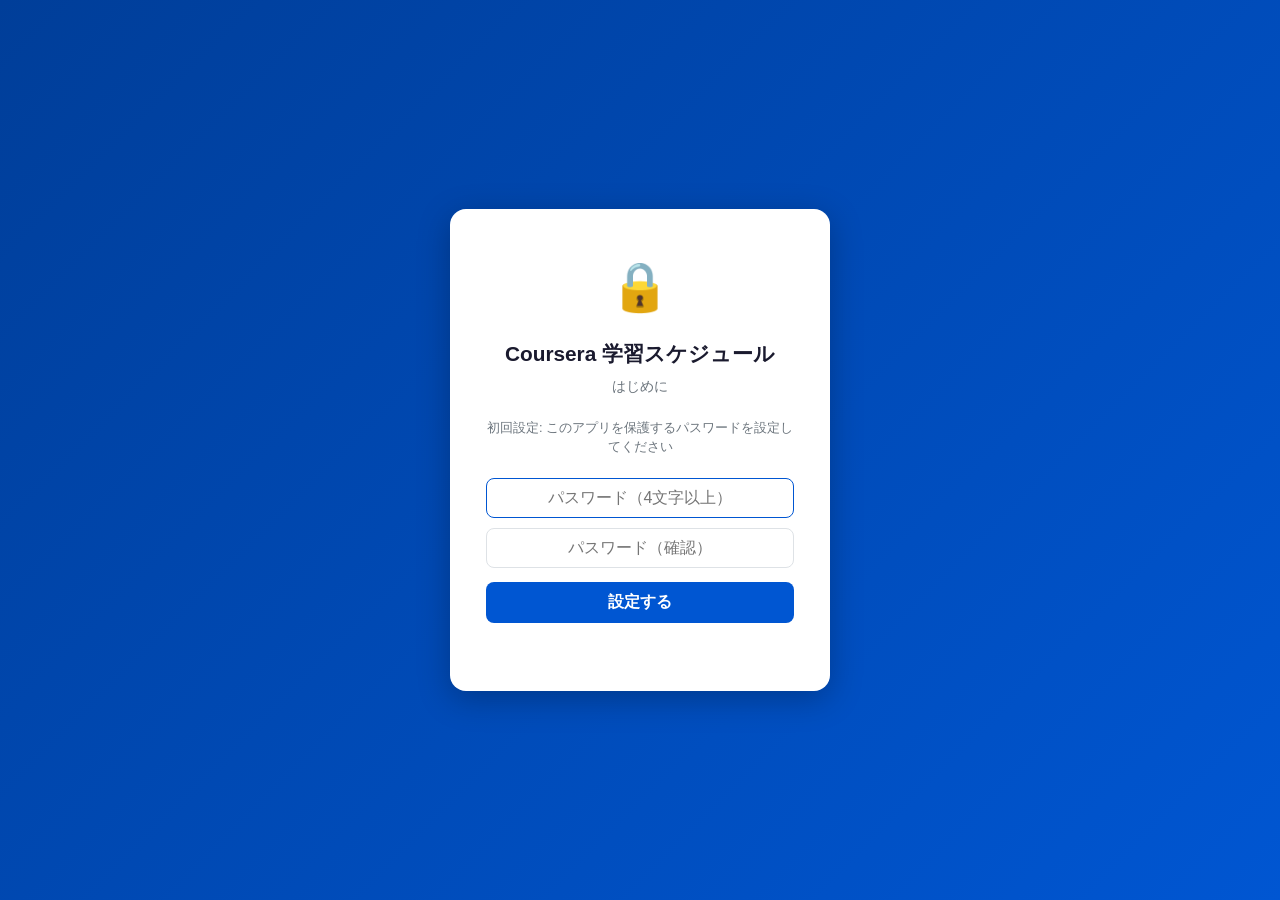
<file: docs/index.html>
<!DOCTYPE html>
<html lang="ja">
<head>
  <meta charset="UTF-8">
  <meta name="viewport" content="width=device-width, initial-scale=1.0">
  <title>Coursera学習スケジュール - Meta フロントエンド開発</title>
  <style>
*,
*::before,
*::after {
  box-sizing: border-box;
  margin: 0;
  padding: 0;
}

:root {
  --color-primary: #0056d2;
  --color-primary-dark: #003e99;
  --color-primary-light: #e8f0fe;
  --color-success: #28a745;
  --color-warning: #f0ad4e;
  --color-danger: #dc3545;
  --color-bg: #f5f7fa;
  --color-white: #ffffff;
  --color-text: #1a1a2e;
  --color-text-light: #6c757d;
  --color-border: #dee2e6;
  --radius: 8px;
  --shadow: 0 2px 8px rgba(0, 0, 0, 0.1);
  --shadow-hover: 0 4px 16px rgba(0, 0, 0, 0.15);
}

body {
  font-family: -apple-system, BlinkMacSystemFont, "Segoe UI", Roboto, "Hiragino Sans", "Noto Sans JP", sans-serif;
  background-color: var(--color-bg);
  color: var(--color-text);
  line-height: 1.6;
}

.container {
  max-width: 960px;
  margin: 0 auto;
  padding: 0 20px;
}

/* Header */
.header {
  background: linear-gradient(135deg, var(--color-primary), var(--color-primary-dark));
  color: var(--color-white);
  padding: 32px 0;
  text-align: center;
}

.header__title {
  font-size: 1.8rem;
  font-weight: 700;
  margin-bottom: 4px;
}

.header__subtitle {
  font-size: 1rem;
  opacity: 0.9;
}

/* Sections */
section {
  background: var(--color-white);
  border-radius: var(--radius);
  box-shadow: var(--shadow);
  padding: 24px;
  margin: 24px auto;
  max-width: 960px;
}

section h2 {
  font-size: 1.25rem;
  margin-bottom: 16px;
  padding-bottom: 8px;
  border-bottom: 2px solid var(--color-primary-light);
}

/* Progress Overview */
.progress-bar-container {
  background: var(--color-bg);
  border-radius: 20px;
  height: 32px;
  overflow: hidden;
  margin-bottom: 20px;
}

.progress-bar {
  background: linear-gradient(90deg, var(--color-primary), var(--color-success));
  height: 100%;
  width: 0%;
  border-radius: 20px;
  display: flex;
  align-items: center;
  justify-content: center;
  transition: width 0.5s ease;
  min-width: 40px;
}

.progress-text {
  color: var(--color-white);
  font-size: 0.85rem;
  font-weight: 600;
}

.stats {
  display: grid;
  grid-template-columns: repeat(auto-fit, minmax(140px, 1fr));
  gap: 12px;
}

.stat-card {
  background: var(--color-bg);
  border-radius: var(--radius);
  padding: 16px;
  text-align: center;
}

.stat-value {
  display: block;
  font-size: 2rem;
  font-weight: 700;
  color: var(--color-primary);
}

.stat-label {
  font-size: 0.85rem;
  color: var(--color-text-light);
}

/* Schedule Settings */
.settings-form {
  display: flex;
  flex-wrap: wrap;
  gap: 16px;
  align-items: flex-end;
}

.form-group {
  display: flex;
  flex-direction: column;
  gap: 4px;
}

.form-group label {
  font-size: 0.85rem;
  font-weight: 600;
  color: var(--color-text-light);
}

.form-group input {
  padding: 8px 12px;
  border: 1px solid var(--color-border);
  border-radius: var(--radius);
  font-size: 1rem;
  outline: none;
  transition: border-color 0.2s;
}

.form-group input:focus {
  border-color: var(--color-primary);
}

.btn {
  padding: 8px 20px;
  border: none;
  border-radius: var(--radius);
  font-size: 0.95rem;
  font-weight: 600;
  cursor: pointer;
  transition: background 0.2s, transform 0.1s;
}

.btn:active {
  transform: scale(0.97);
}

.btn--primary {
  background: var(--color-primary);
  color: var(--color-white);
}

.btn--primary:hover {
  background: var(--color-primary-dark);
}

.btn--small {
  padding: 4px 12px;
  font-size: 0.8rem;
}

.schedule-estimate {
  margin-top: 12px;
  font-size: 0.9rem;
  color: var(--color-text-light);
}

/* Course Cards */
.course-card {
  border: 1px solid var(--color-border);
  border-radius: var(--radius);
  margin-bottom: 16px;
  overflow: hidden;
  transition: box-shadow 0.2s;
}

.course-card:hover {
  box-shadow: var(--shadow-hover);
}

.course-card__header {
  display: flex;
  justify-content: space-between;
  align-items: center;
  padding: 16px;
  cursor: pointer;
  gap: 12px;
}

.course-card__header:hover {
  background: var(--color-primary-light);
}

.course-card__info {
  flex: 1;
}

.course-card__number {
  display: inline-block;
  background: var(--color-primary);
  color: var(--color-white);
  width: 28px;
  height: 28px;
  border-radius: 50%;
  text-align: center;
  line-height: 28px;
  font-size: 0.85rem;
  font-weight: 700;
  margin-right: 8px;
  flex-shrink: 0;
}

.course-card__title {
  font-size: 1rem;
  font-weight: 600;
}

.course-card__meta {
  font-size: 0.8rem;
  color: var(--color-text-light);
  margin-top: 2px;
}

.course-card__status {
  padding: 4px 12px;
  border-radius: 20px;
  font-size: 0.75rem;
  font-weight: 600;
  white-space: nowrap;
}

.course-card__status--not-started {
  background: var(--color-bg);
  color: var(--color-text-light);
}

.course-card__status--in-progress {
  background: #fff3cd;
  color: #856404;
}

.course-card__status--completed {
  background: #d4edda;
  color: #155724;
}

.course-card__toggle {
  font-size: 1.2rem;
  color: var(--color-text-light);
  transition: transform 0.3s;
  flex-shrink: 0;
}

.course-card__toggle--open {
  transform: rotate(180deg);
}

.course-card__body {
  display: none;
  padding: 0 16px 16px;
  border-top: 1px solid var(--color-border);
}

.course-card__body--open {
  display: block;
}

.course-card__schedule {
  font-size: 0.85rem;
  color: var(--color-primary);
  margin-bottom: 8px;
  font-weight: 600;
}

.course-card__progress {
  margin-bottom: 12px;
}

.course-card__progress .progress-bar-container {
  height: 10px;
  margin-bottom: 4px;
}

.course-card__progress .progress-bar {
  min-width: 0;
}

.course-card__progress-label {
  font-size: 0.8rem;
  color: var(--color-text-light);
}

/* Week Items */
.week-item {
  display: flex;
  align-items: center;
  gap: 10px;
  padding: 10px 0;
  border-bottom: 1px solid var(--color-bg);
}

.week-item:last-child {
  border-bottom: none;
}

.week-item input[type="checkbox"] {
  width: 18px;
  height: 18px;
  accent-color: var(--color-primary);
  cursor: pointer;
  flex-shrink: 0;
}

.week-item__info {
  flex: 1;
}

.week-item__title {
  font-size: 0.9rem;
  font-weight: 500;
}

.week-item__title--completed {
  text-decoration: line-through;
  color: var(--color-text-light);
}

.week-item__detail {
  font-size: 0.75rem;
  color: var(--color-text-light);
}

/* Notes */
.course-card__notes {
  margin-top: 12px;
}

.course-card__notes textarea {
  width: 100%;
  padding: 8px;
  border: 1px solid var(--color-border);
  border-radius: var(--radius);
  font-family: inherit;
  font-size: 0.85rem;
  resize: vertical;
  min-height: 60px;
  outline: none;
}

.course-card__notes textarea:focus {
  border-color: var(--color-primary);
}

.course-card__notes label {
  font-size: 0.8rem;
  font-weight: 600;
  color: var(--color-text-light);
  display: block;
  margin-bottom: 4px;
}

/* Lock Screen */
.lock-screen {
  position: fixed;
  inset: 0;
  background: linear-gradient(135deg, var(--color-primary-dark), var(--color-primary));
  display: flex;
  align-items: center;
  justify-content: center;
  z-index: 1000;
}

.lock-screen__card {
  background: var(--color-white);
  border-radius: 16px;
  box-shadow: 0 8px 32px rgba(0, 0, 0, 0.25);
  padding: 40px 36px;
  text-align: center;
  width: 100%;
  max-width: 380px;
  margin: 0 20px;
}

.lock-screen__icon {
  font-size: 3rem;
  margin-bottom: 12px;
}

.lock-screen__title {
  font-size: 1.3rem;
  margin-bottom: 4px;
}

.lock-screen__subtitle {
  font-size: 0.9rem;
  color: var(--color-text-light);
  margin-bottom: 20px;
}

.lock-screen__hint {
  font-size: 0.8rem;
  color: var(--color-text-light);
  margin-bottom: 12px;
  line-height: 1.5;
}

.lock-screen__form {
  display: flex;
  flex-direction: column;
  gap: 10px;
}

.lock-screen__input {
  padding: 10px 14px;
  border: 1px solid var(--color-border);
  border-radius: var(--radius);
  font-size: 1rem;
  outline: none;
  text-align: center;
  transition: border-color 0.2s;
}

.lock-screen__input:focus {
  border-color: var(--color-primary);
}

.lock-screen__btn {
  padding: 10px;
  font-size: 1rem;
  margin-top: 4px;
}

.lock-screen__error {
  color: var(--color-danger);
  font-size: 0.85rem;
  margin-top: 12px;
  min-height: 1.2em;
}

/* Header lock button */
.header__row {
  display: flex;
  justify-content: space-between;
  align-items: center;
}

.btn--lock {
  background: rgba(255, 255, 255, 0.2);
  color: var(--color-white);
  border: 1px solid rgba(255, 255, 255, 0.4);
  font-size: 0.85rem;
  padding: 6px 14px;
}

.btn--lock:hover {
  background: rgba(255, 255, 255, 0.35);
}

/* Footer */
.footer {
  text-align: center;
  padding: 24px 0;
  color: var(--color-text-light);
  font-size: 0.85rem;
}

/* Responsive */
@media (max-width: 600px) {
  .header__title {
    font-size: 1.3rem;
  }

  .settings-form {
    flex-direction: column;
    align-items: stretch;
  }

  .stats {
    grid-template-columns: repeat(2, 1fr);
  }

  .course-card__header {
    flex-wrap: wrap;
  }
}
  </style>
</head>
<body>
  <!-- Lock Screen -->
  <div class="lock-screen" id="lock-screen">
    <div class="lock-screen__card">
      <div class="lock-screen__icon">&#128274;</div>
      <h1 class="lock-screen__title">Coursera 学習スケジュール</h1>
      <p class="lock-screen__subtitle" id="lock-subtitle">パスワードを入力してください</p>
      <div class="lock-screen__form" id="lock-form-login">
        <input type="password" class="lock-screen__input" id="lock-password" placeholder="パスワード" autocomplete="current-password">
        <button class="btn btn--primary lock-screen__btn" id="lock-submit">ロック解除</button>
      </div>
      <div class="lock-screen__form" id="lock-form-setup" style="display:none">
        <p class="lock-screen__hint">初回設定: このアプリを保護するパスワードを設定してください</p>
        <input type="password" class="lock-screen__input" id="setup-password" placeholder="パスワード（4文字以上）" autocomplete="new-password">
        <input type="password" class="lock-screen__input" id="setup-password-confirm" placeholder="パスワード（確認）" autocomplete="new-password">
        <button class="btn btn--primary lock-screen__btn" id="setup-submit">設定する</button>
      </div>
      <p class="lock-screen__error" id="lock-error"></p>
    </div>
  </div>

  <!-- App -->
  <div id="app" style="display:none">
  <header class="header">
    <div class="container header__row">
      <div>
        <h1 class="header__title">Coursera 学習スケジュール管理</h1>
        <p class="header__subtitle">Meta フロントエンド開発 プロフェッショナル認定</p>
      </div>
      <button class="btn btn--lock" id="lock-btn" title="ロック">&#128274; ロック</button>
    </div>
  </header>

  <main class="container">
    <section class="progress-overview" id="progress-overview">
      <h2>全体の進捗</h2>
      <div class="progress-bar-container">
        <div class="progress-bar" id="overall-progress-bar">
          <span class="progress-text" id="overall-progress-text">0%</span>
        </div>
      </div>
      <div class="stats">
        <div class="stat-card">
          <span class="stat-value" id="stat-completed">0</span>
          <span class="stat-label">完了コース</span>
        </div>
        <div class="stat-card">
          <span class="stat-value" id="stat-in-progress">0</span>
          <span class="stat-label">学習中</span>
        </div>
        <div class="stat-card">
          <span class="stat-value" id="stat-remaining">9</span>
          <span class="stat-label">未着手</span>
        </div>
        <div class="stat-card">
          <span class="stat-value" id="stat-total-weeks">0</span>
          <span class="stat-label">学習済み週数</span>
        </div>
      </div>
    </section>

    <section class="schedule-settings">
      <h2>スケジュール設定</h2>
      <div class="settings-form">
        <div class="form-group">
          <label for="start-date">学習開始日</label>
          <input type="date" id="start-date">
        </div>
        <div class="form-group">
          <label for="hours-per-week">週あたりの学習時間（時間）</label>
          <input type="number" id="hours-per-week" min="1" max="40" value="7">
        </div>
        <button class="btn btn--primary" id="generate-schedule">スケジュール生成</button>
      </div>
      <p class="schedule-estimate" id="schedule-estimate"></p>
    </section>

    <section class="course-list">
      <h2>コース一覧</h2>
      <div id="courses-container"></div>
    </section>
  </main>

  <footer class="footer">
    <div class="container">
      <p>Coursera 学習スケジュール管理アプリ - Meta フロントエンド開発プロフェッショナル認定</p>
    </div>
  </footer>

  </div><!-- /app -->

  <script>
"use strict";

// ======================
// Authentication
// ======================
var AUTH_KEY = "coursera-meta-fe-auth";

async function hashPassword(password) {
  var encoder = new TextEncoder();
  var data = encoder.encode(password);
  var hashBuffer = await crypto.subtle.digest("SHA-256", data);
  var hashArray = Array.from(new Uint8Array(hashBuffer));
  return hashArray.map(function (b) { return b.toString(16).padStart(2, "0"); }).join("");
}

function getStoredHash() {
  return localStorage.getItem(AUTH_KEY);
}

function isPasswordSet() {
  return !!getStoredHash();
}

function isSessionUnlocked() {
  return sessionStorage.getItem("coursera-unlocked") === "1";
}

function setSessionUnlocked(val) {
  if (val) {
    sessionStorage.setItem("coursera-unlocked", "1");
  } else {
    sessionStorage.removeItem("coursera-unlocked");
  }
}

function showLockScreen() {
  document.getElementById("lock-screen").style.display = "flex";
  document.getElementById("app").style.display = "none";
  document.getElementById("lock-error").textContent = "";

  if (isPasswordSet()) {
    document.getElementById("lock-form-login").style.display = "flex";
    document.getElementById("lock-form-setup").style.display = "none";
    document.getElementById("lock-subtitle").textContent = "パスワードを入力してください";
    document.getElementById("lock-password").value = "";
    document.getElementById("lock-password").focus();
  } else {
    document.getElementById("lock-form-login").style.display = "none";
    document.getElementById("lock-form-setup").style.display = "flex";
    document.getElementById("lock-subtitle").textContent = "はじめに";
    document.getElementById("setup-password").value = "";
    document.getElementById("setup-password-confirm").value = "";
    document.getElementById("setup-password").focus();
  }
}

function showApp() {
  document.getElementById("lock-screen").style.display = "none";
  document.getElementById("app").style.display = "block";
}

function initAuth() {
  // Login form
  document.getElementById("lock-submit").addEventListener("click", async function () {
    var pw = document.getElementById("lock-password").value;
    if (!pw) {
      document.getElementById("lock-error").textContent = "パスワードを入力してください";
      return;
    }
    var hash = await hashPassword(pw);
    if (hash === getStoredHash()) {
      setSessionUnlocked(true);
      showApp();
      init();
    } else {
      document.getElementById("lock-error").textContent = "パスワードが正しくありません";
      document.getElementById("lock-password").value = "";
      document.getElementById("lock-password").focus();
    }
  });

  document.getElementById("lock-password").addEventListener("keydown", function (e) {
    if (e.key === "Enter") document.getElementById("lock-submit").click();
  });

  // Setup form
  document.getElementById("setup-submit").addEventListener("click", async function () {
    var pw1 = document.getElementById("setup-password").value;
    var pw2 = document.getElementById("setup-password-confirm").value;
    var errorEl = document.getElementById("lock-error");

    if (pw1.length < 4) {
      errorEl.textContent = "パスワードは4文字以上にしてください";
      return;
    }
    if (pw1 !== pw2) {
      errorEl.textContent = "パスワードが一致しません";
      return;
    }
    var hash = await hashPassword(pw1);
    localStorage.setItem(AUTH_KEY, hash);
    setSessionUnlocked(true);
    showApp();
    init();
  });

  document.getElementById("setup-password-confirm").addEventListener("keydown", function (e) {
    if (e.key === "Enter") document.getElementById("setup-submit").click();
  });

  // Lock button
  document.getElementById("lock-btn").addEventListener("click", function () {
    setSessionUnlocked(false);
    showLockScreen();
  });

  // Check session
  if (isPasswordSet() && isSessionUnlocked()) {
    showApp();
    init();
  } else {
    showLockScreen();
  }
}

// ======================
// Meta フロントエンド開発プロフェッショナル認定 コースデータ
const COURSES = [
  {
    id: 1,
    title: "Introduction to Front-End Development",
    titleJa: "フロントエンド開発入門",
    weeks: [
      { title: "Get started with web development", hours: 4 },
      { title: "Introduction to HTML and CSS", hours: 3 },
      { title: "UI Frameworks", hours: 5 },
      { title: "End-of-Course Graded Assessment", hours: 3 },
    ],
  },
  {
    id: 2,
    title: "Programming with JavaScript",
    titleJa: "JavaScriptプログラミング",
    weeks: [
      { title: "Introduction to JavaScript", hours: 4 },
      { title: "The Building Blocks of a Program", hours: 3 },
      { title: "Programming Paradigms", hours: 4 },
      { title: "Testing & Compatibility", hours: 4 },
      { title: "End-of-Course Graded Assessment", hours: 3 },
    ],
  },
  {
    id: 3,
    title: "Version Control",
    titleJa: "バージョン管理",
    weeks: [
      { title: "Software collaboration", hours: 5 },
      { title: "Command Line", hours: 3 },
      { title: "Working with Git", hours: 5 },
      { title: "End-of-Course Graded Assessment", hours: 3 },
    ],
  },
  {
    id: 4,
    title: "HTML and CSS in Depth",
    titleJa: "HTML・CSS 応用",
    weeks: [
      { title: "HTML in depth", hours: 5 },
      { title: "Interactive CSS", hours: 5 },
      { title: "Graded Assessment", hours: 3 },
    ],
  },
  {
    id: 5,
    title: "React Basics",
    titleJa: "React 基礎",
    weeks: [
      { title: "React Components", hours: 5 },
      { title: "Data and State", hours: 4 },
      { title: "Navigation, Updating and Assets in React", hours: 5 },
      { title: "Your first React app", hours: 3 },
    ],
  },
  {
    id: 6,
    title: "Advanced React",
    titleJa: "React 応用",
    weeks: [
      { title: "Components", hours: 4 },
      { title: "React Hooks and Custom Hooks", hours: 4 },
      { title: "JSX and Testing", hours: 4 },
      { title: "Final Project", hours: 3 },
    ],
  },
  {
    id: 7,
    title: "Principles of UX/UI Design",
    titleJa: "UX/UIデザインの原則",
    weeks: [
      { title: "Introduction to UX and UI design", hours: 4 },
      { title: "Evaluating interactive design", hours: 4 },
      { title: "Applied Design Fundamentals", hours: 5 },
      { title: "Designing your UI", hours: 5 },
    ],
  },
  {
    id: 8,
    title: "Front-End Developer Capstone",
    titleJa: "フロントエンド開発キャップストーン",
    weeks: [
      { title: "Starting the project", hours: 3 },
      { title: "Project foundations", hours: 5 },
      { title: "Project functionality", hours: 5 },
      { title: "Project Assessment", hours: 4 },
    ],
  },
  {
    id: 9,
    title: "Coding Interview Preparation",
    titleJa: "コーディング面接対策",
    weeks: [
      { title: "Introduction to the coding interview", hours: 5 },
      { title: "Introduction to Data Structures", hours: 4 },
      { title: "Introduction to Algorithms", hours: 3 },
      { title: "Final project", hours: 4 },
    ],
  },
];

const STORAGE_KEY = "coursera-meta-fe-schedule";

// State
let state = loadState();

function getDefaultState() {
  return {
    startDate: "",
    hoursPerWeek: 7,
    progress: {},
    notes: {},
  };
}

function loadState() {
  try {
    const saved = localStorage.getItem(STORAGE_KEY);
    if (saved) {
      return JSON.parse(saved);
    }
  } catch (e) {
    // ignore parse errors
  }
  return getDefaultState();
}

function saveState() {
  try {
    localStorage.setItem(STORAGE_KEY, JSON.stringify(state));
  } catch (e) {
    // ignore storage errors
  }
}

function isWeekCompleted(courseId, weekIndex) {
  const key = courseId + "-" + weekIndex;
  return !!state.progress[key];
}

function setWeekCompleted(courseId, weekIndex, completed) {
  const key = courseId + "-" + weekIndex;
  state.progress[key] = completed;
  saveState();
}

function getCourseProgress(course) {
  let completed = 0;
  for (let i = 0; i < course.weeks.length; i++) {
    if (isWeekCompleted(course.id, i)) {
      completed++;
    }
  }
  return completed;
}

function getCourseStatus(course) {
  const completed = getCourseProgress(course);
  if (completed === 0) return "not-started";
  if (completed === course.weeks.length) return "completed";
  return "in-progress";
}

function getStatusLabel(status) {
  switch (status) {
    case "completed":
      return "完了";
    case "in-progress":
      return "学習中";
    default:
      return "未着手";
  }
}

function getCourseTotalHours(course) {
  return course.weeks.reduce(function (sum, w) {
    return sum + w.hours;
  }, 0);
}

function getTotalHours() {
  return COURSES.reduce(function (sum, c) {
    return sum + getCourseTotalHours(c);
  }, 0);
}

function calculateScheduleDates(startDate, hoursPerWeek) {
  if (!startDate || !hoursPerWeek) return null;

  var dates = [];
  var currentDate = new Date(startDate);

  COURSES.forEach(function (course) {
    var courseStart = new Date(currentDate);
    course.weeks.forEach(function (week) {
      var weeksNeeded = Math.ceil(week.hours / hoursPerWeek);
      var weekStart = new Date(currentDate);
      currentDate.setDate(currentDate.getDate() + weeksNeeded * 7);
      dates.push({
        courseId: course.id,
        weekStart: weekStart,
        weekEnd: new Date(currentDate),
      });
    });
    dates.push({ courseId: course.id, courseStart: courseStart, courseEnd: new Date(currentDate) });
  });

  return {
    dates: dates,
    endDate: new Date(currentDate),
  };
}

function formatDate(date) {
  var y = date.getFullYear();
  var m = String(date.getMonth() + 1).padStart(2, "0");
  var d = String(date.getDate()).padStart(2, "0");
  return y + "/" + m + "/" + d;
}

// Rendering
function updateOverallProgress() {
  var totalWeeks = 0;
  var completedWeeks = 0;
  var completedCourses = 0;
  var inProgressCourses = 0;

  COURSES.forEach(function (course) {
    totalWeeks += course.weeks.length;
    var progress = getCourseProgress(course);
    completedWeeks += progress;
    var status = getCourseStatus(course);
    if (status === "completed") completedCourses++;
    if (status === "in-progress") inProgressCourses++;
  });

  var percent = totalWeeks > 0 ? Math.round((completedWeeks / totalWeeks) * 100) : 0;
  var remaining = COURSES.length - completedCourses - inProgressCourses;

  document.getElementById("overall-progress-bar").style.width = Math.max(percent, 3) + "%";
  document.getElementById("overall-progress-text").textContent = percent + "%";
  document.getElementById("stat-completed").textContent = completedCourses;
  document.getElementById("stat-in-progress").textContent = inProgressCourses;
  document.getElementById("stat-remaining").textContent = remaining;
  document.getElementById("stat-total-weeks").textContent = completedWeeks;
}

function renderCourses() {
  var container = document.getElementById("courses-container");
  container.innerHTML = "";

  var scheduleDates = null;
  if (state.startDate && state.hoursPerWeek) {
    scheduleDates = calculateScheduleDates(state.startDate, state.hoursPerWeek);
  }

  COURSES.forEach(function (course, courseIndex) {
    var status = getCourseStatus(course);
    var completedCount = getCourseProgress(course);
    var totalHours = getCourseTotalHours(course);
    var progressPercent = Math.round((completedCount / course.weeks.length) * 100);

    var card = document.createElement("div");
    card.className = "course-card";

    // Find schedule info for this course
    var courseSchedule = null;
    if (scheduleDates) {
      var courseDates = scheduleDates.dates.filter(function (d) {
        return d.courseId === course.id && d.courseStart;
      });
      if (courseDates.length > 0) {
        courseSchedule = courseDates[0];
      }
    }

    // Header
    var header = document.createElement("div");
    header.className = "course-card__header";
    header.innerHTML =
      '<span class="course-card__number">' + course.id + "</span>" +
      '<div class="course-card__info">' +
        '<div class="course-card__title">' + escapeHtml(course.title) + "</div>" +
        '<div class="course-card__meta">' +
          escapeHtml(course.titleJa) + " | " + course.weeks.length + "週 | 約" + totalHours + "時間" +
        "</div>" +
      "</div>" +
      '<span class="course-card__status course-card__status--' + status + '">' +
        getStatusLabel(status) +
      "</span>" +
      '<span class="course-card__toggle">&#9660;</span>';

    header.addEventListener("click", function () {
      var body = card.querySelector(".course-card__body");
      var toggle = card.querySelector(".course-card__toggle");
      body.classList.toggle("course-card__body--open");
      toggle.classList.toggle("course-card__toggle--open");
    });

    card.appendChild(header);

    // Body
    var body = document.createElement("div");
    body.className = "course-card__body";

    // Schedule info
    if (courseSchedule) {
      var schedDiv = document.createElement("div");
      schedDiv.className = "course-card__schedule";
      schedDiv.textContent =
        "予定期間: " + formatDate(courseSchedule.courseStart) + " ～ " + formatDate(courseSchedule.courseEnd);
      body.appendChild(schedDiv);
    }

    // Course progress bar
    var progressDiv = document.createElement("div");
    progressDiv.className = "course-card__progress";
    progressDiv.innerHTML =
      '<div class="progress-bar-container">' +
        '<div class="progress-bar" style="width:' + Math.max(progressPercent, 0) + '%"></div>' +
      "</div>" +
      '<span class="course-card__progress-label">' +
        completedCount + " / " + course.weeks.length + " 週完了 (" + progressPercent + "%)" +
      "</span>";
    body.appendChild(progressDiv);

    // Week items
    course.weeks.forEach(function (week, weekIndex) {
      var completed = isWeekCompleted(course.id, weekIndex);

      var weekItem = document.createElement("div");
      weekItem.className = "week-item";

      var checkbox = document.createElement("input");
      checkbox.type = "checkbox";
      checkbox.checked = completed;
      checkbox.addEventListener("change", function () {
        setWeekCompleted(course.id, weekIndex, this.checked);
        renderCourses();
        updateOverallProgress();
      });

      var infoDiv = document.createElement("div");
      infoDiv.className = "week-item__info";

      var titleSpan = document.createElement("span");
      titleSpan.className = "week-item__title" + (completed ? " week-item__title--completed" : "");
      titleSpan.textContent = "Week " + (weekIndex + 1) + ": " + week.title;

      var detailSpan = document.createElement("span");
      detailSpan.className = "week-item__detail";
      detailSpan.textContent = "約" + week.hours + "時間";

      // Week schedule
      if (scheduleDates) {
        var weekDates = scheduleDates.dates.filter(function (d) {
          return d.courseId === course.id && !d.courseStart;
        });
        if (weekDates[weekIndex]) {
          detailSpan.textContent +=
            " | " + formatDate(weekDates[weekIndex].weekStart) + "～" + formatDate(weekDates[weekIndex].weekEnd);
        }
      }

      infoDiv.appendChild(titleSpan);
      infoDiv.appendChild(detailSpan);

      weekItem.appendChild(checkbox);
      weekItem.appendChild(infoDiv);
      body.appendChild(weekItem);
    });

    // Notes
    var notesDiv = document.createElement("div");
    notesDiv.className = "course-card__notes";
    var notesLabel = document.createElement("label");
    notesLabel.textContent = "メモ";
    var notesTextarea = document.createElement("textarea");
    notesTextarea.placeholder = "このコースのメモを入力...";
    notesTextarea.value = state.notes[course.id] || "";
    notesTextarea.addEventListener("input", function () {
      state.notes[course.id] = this.value;
      saveState();
    });
    notesDiv.appendChild(notesLabel);
    notesDiv.appendChild(notesTextarea);
    body.appendChild(notesDiv);

    card.appendChild(body);
    container.appendChild(card);
  });
}

function updateScheduleEstimate() {
  var el = document.getElementById("schedule-estimate");
  if (!state.startDate || !state.hoursPerWeek) {
    el.textContent = "";
    return;
  }

  var schedule = calculateScheduleDates(state.startDate, state.hoursPerWeek);
  if (schedule) {
    var totalHours = getTotalHours();
    var totalWeeksNeeded = Math.ceil(totalHours / state.hoursPerWeek);
    el.textContent =
      "合計約" + totalHours + "時間 | 週" + state.hoursPerWeek + "時間で約" +
      totalWeeksNeeded + "週間 | 完了予定日: " + formatDate(schedule.endDate);
  }
}

function escapeHtml(text) {
  var div = document.createElement("div");
  div.textContent = text;
  return div.innerHTML;
}

// Initialization
function init() {
  // Restore settings
  var startDateInput = document.getElementById("start-date");
  var hoursInput = document.getElementById("hours-per-week");

  if (state.startDate) {
    startDateInput.value = state.startDate;
  } else {
    // Default to today
    var today = new Date();
    var yyyy = today.getFullYear();
    var mm = String(today.getMonth() + 1).padStart(2, "0");
    var dd = String(today.getDate()).padStart(2, "0");
    startDateInput.value = yyyy + "-" + mm + "-" + dd;
    state.startDate = startDateInput.value;
  }

  if (state.hoursPerWeek) {
    hoursInput.value = state.hoursPerWeek;
  }

  // Generate schedule button
  document.getElementById("generate-schedule").addEventListener("click", function () {
    state.startDate = startDateInput.value;
    state.hoursPerWeek = parseInt(hoursInput.value, 10) || 7;
    saveState();
    renderCourses();
    updateScheduleEstimate();
  });

  // Initial render
  renderCourses();
  updateOverallProgress();
  updateScheduleEstimate();
}

document.addEventListener("DOMContentLoaded", initAuth);
  </script>
</body>
</html>
</file>
